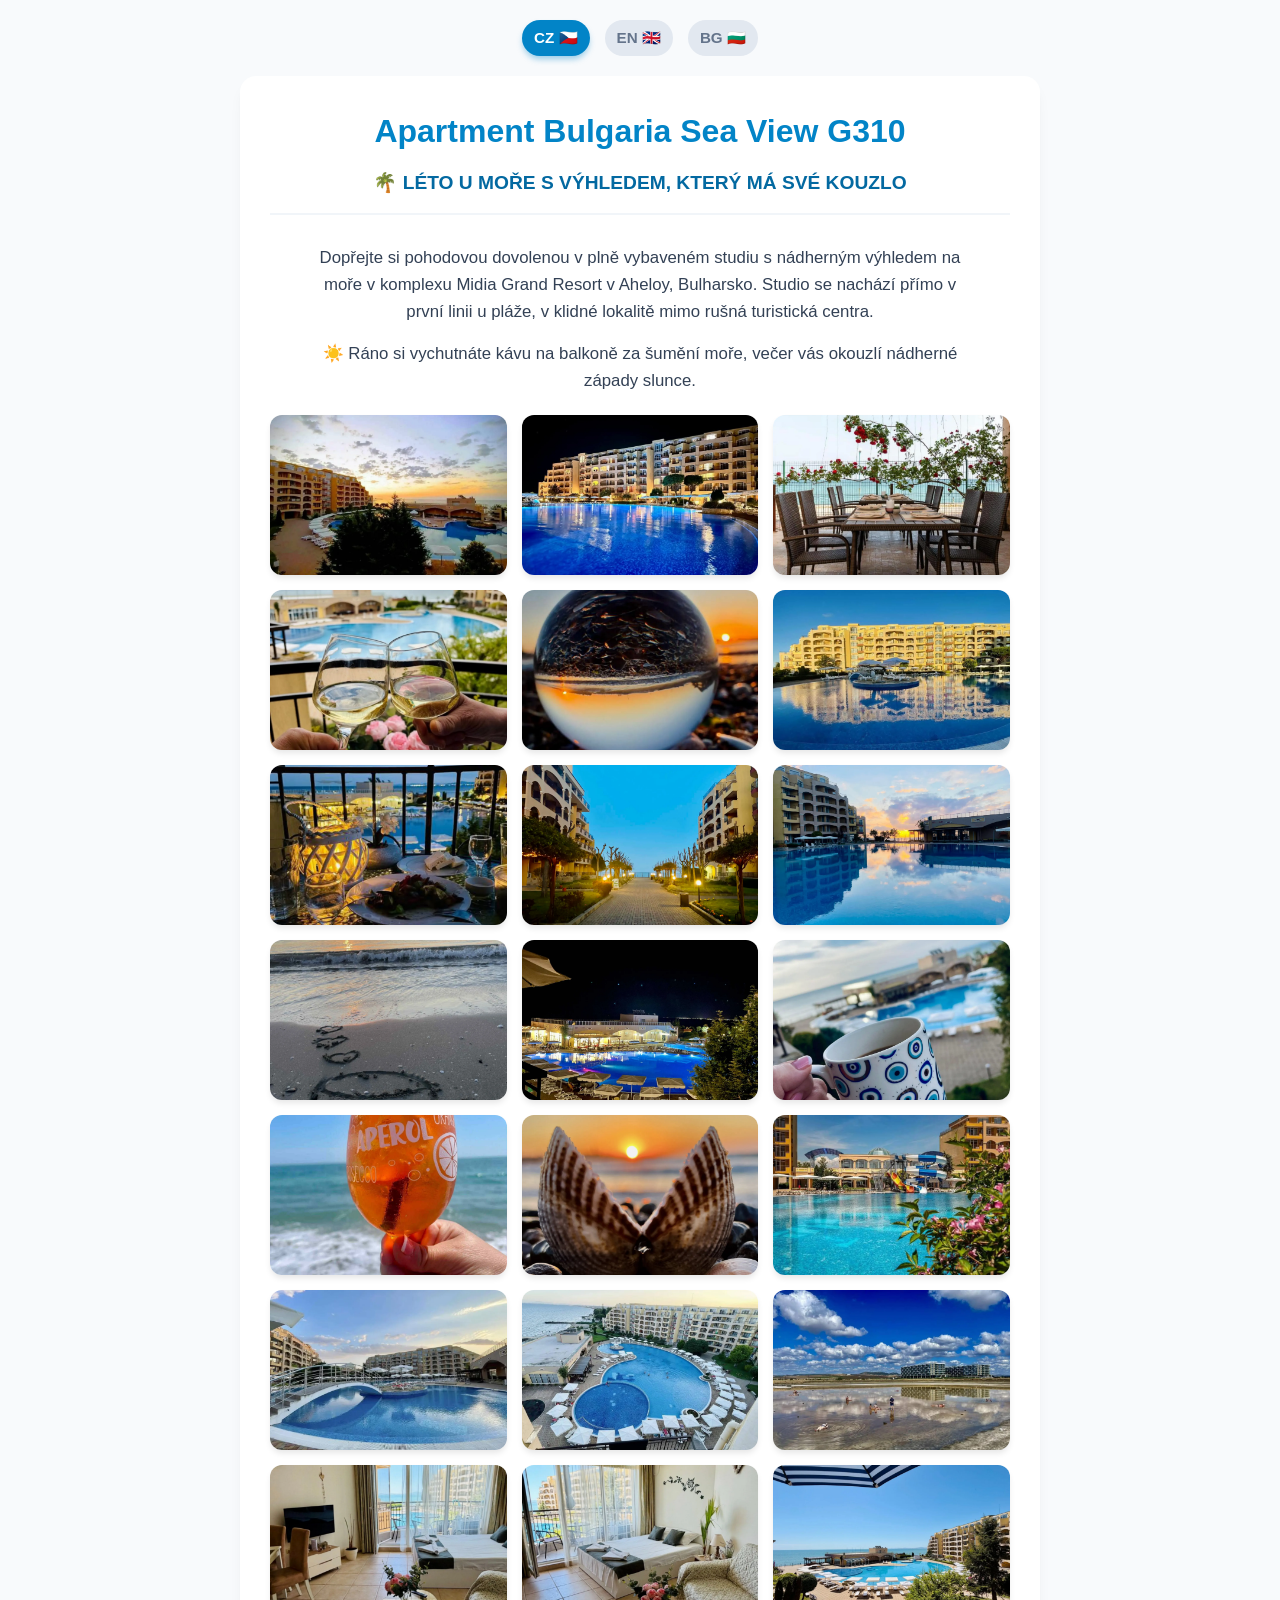
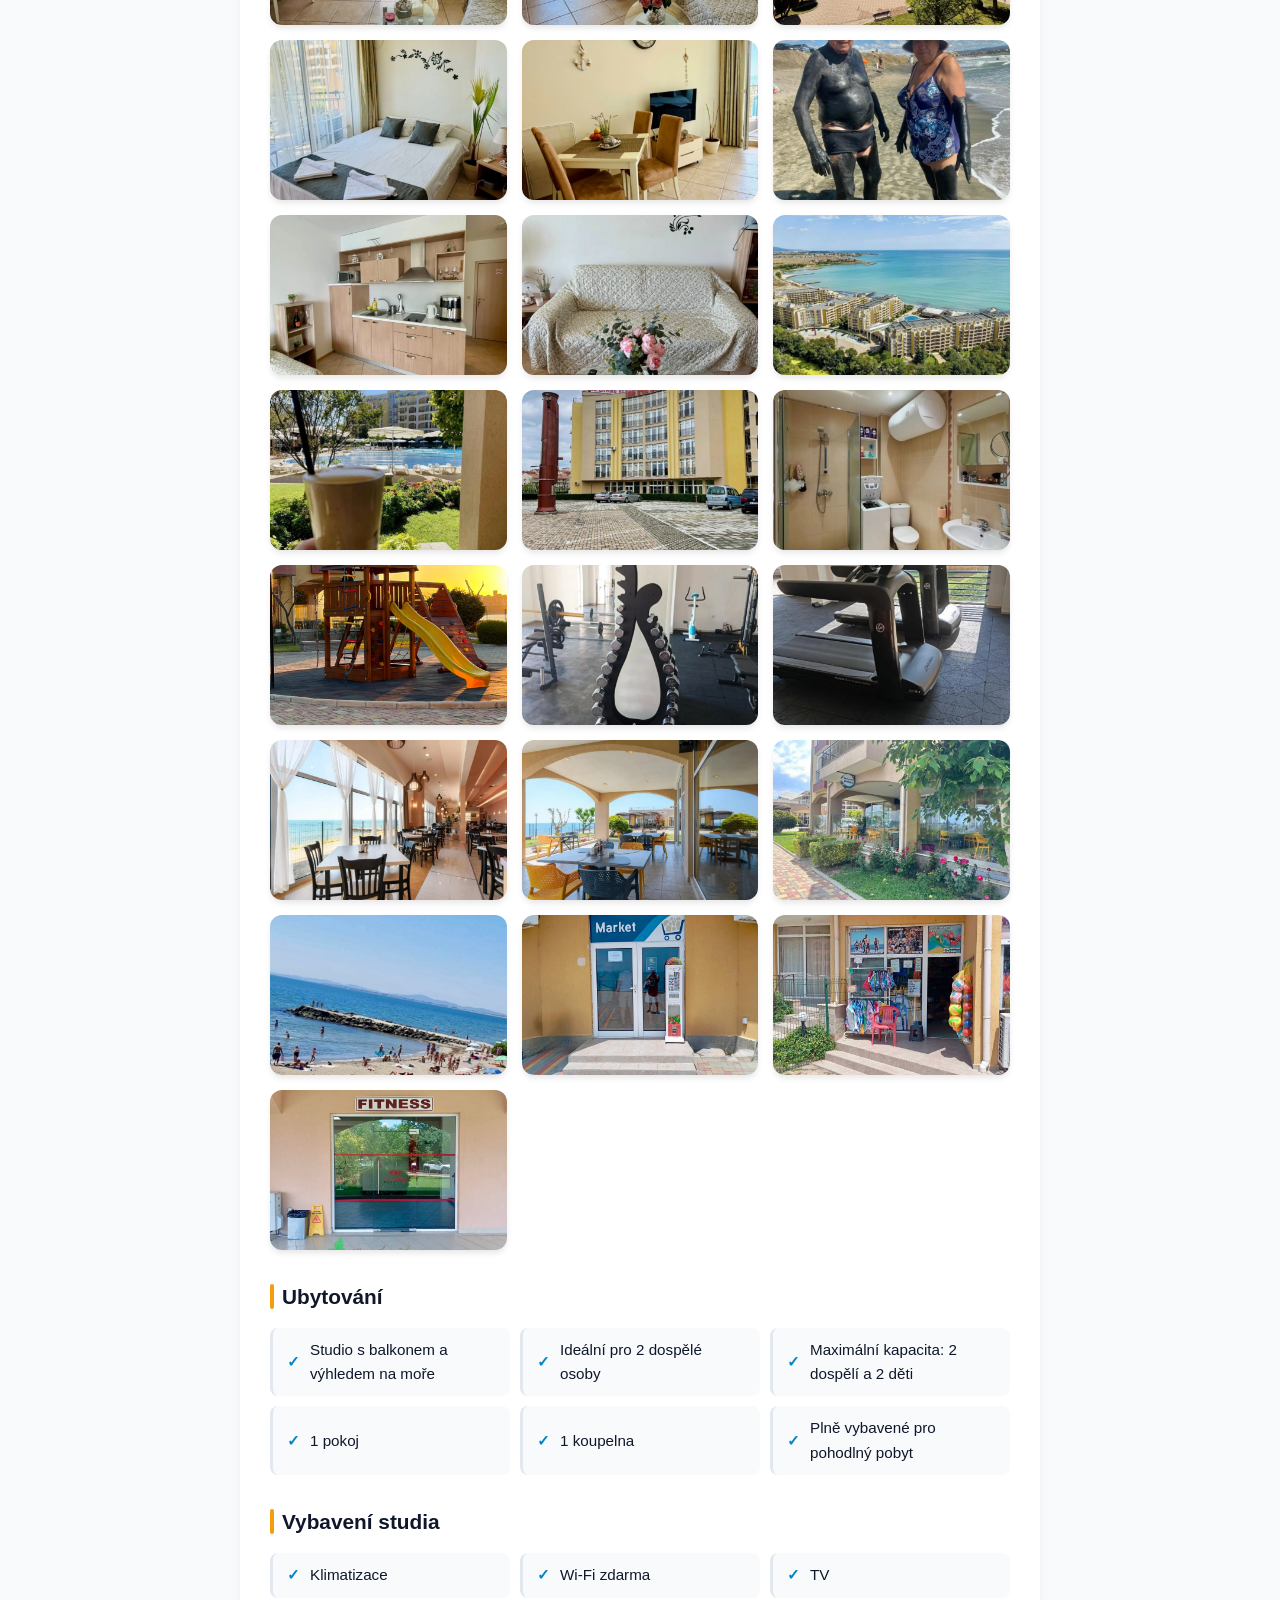
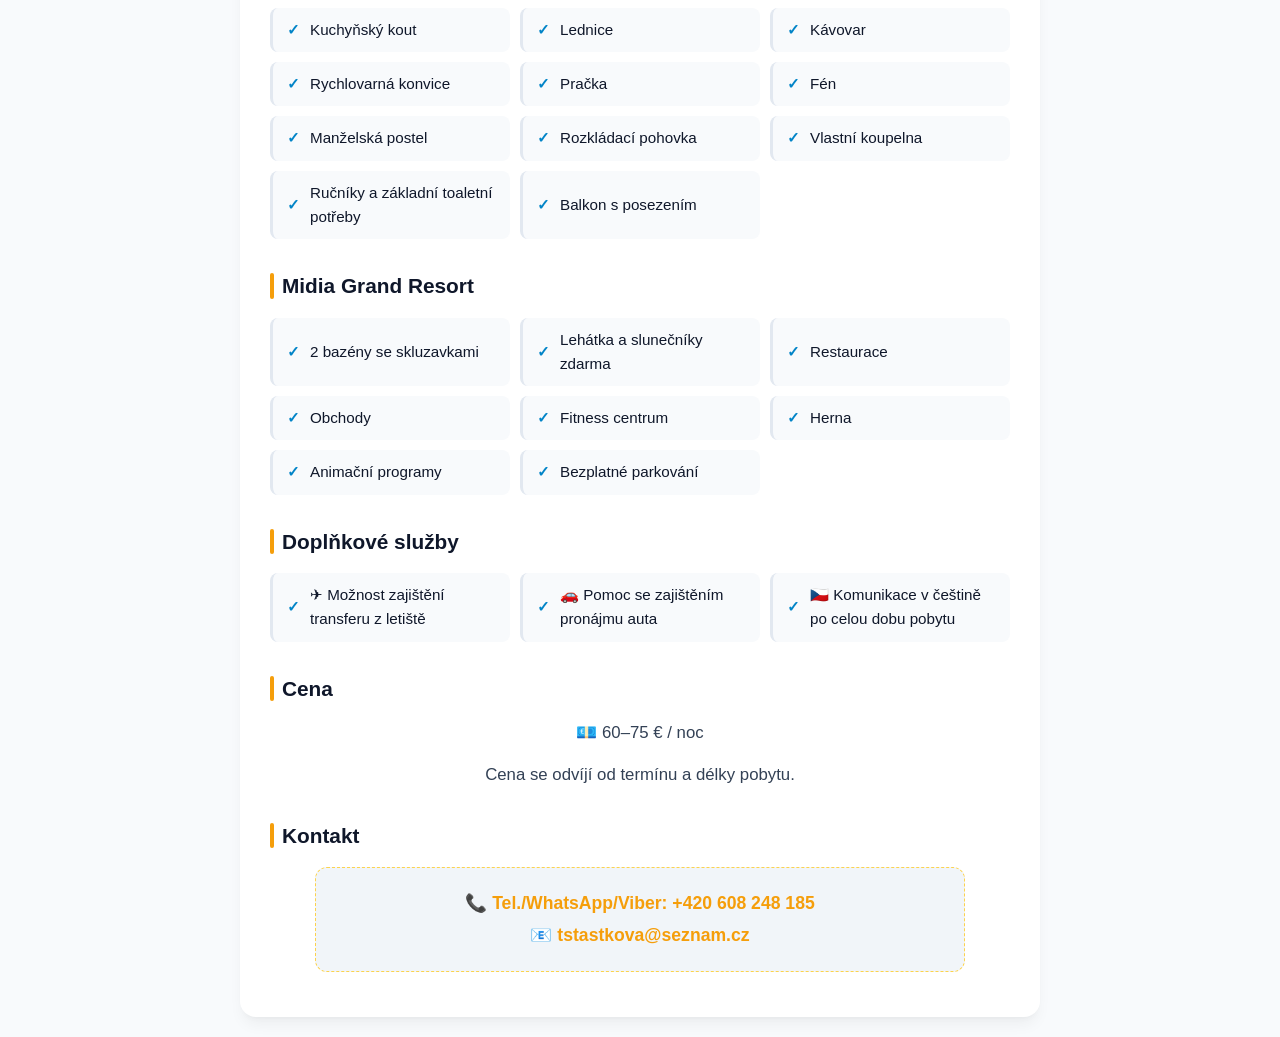
<file: index.html>
<!DOCTYPE html>
<html lang="cs">
<head>
    <meta charset="UTF-8" />
    <meta name="viewport" content="width=device-width, initial-scale=1.0"/>
    <title>Apartment Bulgaria Sea View G310</title>
    <link rel="stylesheet" href="css/style.css">
    <link rel="icon" type="image/png" href="favicon.png">
</head>

<body>

    <div class="lang">
    <a href="index.html" class="active">CZ 🇨🇿</a>
    <a href="en.html">EN 🇬🇧</a>
    <a href="bg.html">BG 🇧🇬</a>
    </div>

    <div class="container">

    <h1>Apartment Bulgaria Sea View G310</h1>

    <h2>🌴 LÉTO U MOŘE S VÝHLEDEM, KTERÝ MÁ SVÉ KOUZLO</h2>

    <p>
        Dopřejte si pohodovou dovolenou v plně vybaveném studiu s nádherným výhledem na moře v komplexu Midia Grand Resort v Aheloy, Bulharsko. Studio se nachází přímo v první linii u pláže, v klidné lokalitě mimo rušná turistická centra.
    </p>

    <p>☀️ Ráno si vychutnáte kávu na balkoně za šumění moře, večer vás okouzlí nádherné západy slunce.</p>
    <div class="gallery-slider">
        <a href="img/foto35.webp" target="_blank"><img src="img/foto35.webp" alt="Foto 35" loading="lazy"></a>
        <a href="img/foto33.webp" target="_blank"><img src="img/foto33.webp" alt="Foto 33" loading="lazy"></a>
        <a href="img/foto34.webp" target="_blank"><img src="img/foto34.webp" alt="Foto 34" loading="lazy"></a>
        <a href="img/foto20.webp" target="_blank"><img src="img/foto20.webp" alt="Foto 20" loading="lazy"></a>
        <a href="img/foto13.webp" target="_blank"><img src="img/foto13.webp" alt="Foto 13" loading="lazy"></a>
        <a href="img/foto16.webp" target="_blank"><img src="img/foto16.webp" alt="Foto 16" loading="lazy"></a>
        <a href="img/foto12.webp" target="_blank"><img src="img/foto12.webp" alt="Foto 12" loading="lazy"></a>
        <a href="img/foto1.webp" target="_blank"><img src="img/foto1.webp" alt="Foto 1" loading="lazy"></a>
        <a href="img/foto2.webp" target="_blank"><img src="img/foto2.webp" alt="Foto 2" loading="lazy"></a>
        <a href="img/foto3.webp" target="_blank"><img src="img/foto3.webp" alt="Foto 3" loading="lazy"></a>
        <a href="img/foto4.webp" target="_blank"><img src="img/foto4.webp" alt="Foto 4" loading="lazy"></a>
        <a href="img/foto5.webp" target="_blank"><img src="img/foto5.webp" alt="Foto 5" loading="lazy"></a>
        <a href="img/foto6.webp" target="_blank"><img src="img/foto6.webp" alt="Foto 6" loading="lazy"></a>
        <a href="img/foto7.webp" target="_blank"><img src="img/foto7.webp" alt="Foto 7" loading="lazy"></a>
        <a href="img/foto8.webp" target="_blank"><img src="img/foto8.webp" alt="Foto 8" loading="lazy"></a>
        <a href="img/foto9.webp" target="_blank"><img src="img/foto9.webp" alt="Foto 9" loading="lazy"></a>
        <a href="img/foto10.webp" target="_blank"><img src="img/foto10.webp" alt="Foto 10" loading="lazy"></a>
        <a href="img/foto11.webp" target="_blank"><img src="img/foto11.webp" alt="Foto 11" loading="lazy"></a>
        <a href="img/foto14.webp" target="_blank"><img src="img/foto14.webp" alt="Foto 14" loading="lazy"></a>
        <a href="img/foto15.webp" target="_blank"><img src="img/foto15.webp" alt="Foto 15" loading="lazy"></a>
        <a href="img/foto17.webp" target="_blank"><img src="img/foto17.webp" alt="Foto 17" loading="lazy"></a>
        <a href="img/foto18.webp" target="_blank"><img src="img/foto18.webp" alt="Foto 18" loading="lazy"></a>
        <a href="img/foto19.webp" target="_blank"><img src="img/foto19.webp" alt="Foto 19" loading="lazy"></a>
        <a href="img/foto21.webp" target="_blank"><img src="img/foto21.webp" alt="Foto 21" loading="lazy"></a>
        <a href="img/foto22.webp" target="_blank"><img src="img/foto22.webp" alt="Foto 22" loading="lazy"></a>
        <a href="img/foto23.webp" target="_blank"><img src="img/foto23.webp" alt="Foto 23" loading="lazy"></a>
        <a href="img/foto24.webp" target="_blank"><img src="img/foto24.webp" alt="Foto 24" loading="lazy"></a>
        <a href="img/foto25.webp" target="_blank"><img src="img/foto25.webp" alt="Foto 25" loading="lazy"></a>
        <a href="img/foto26.webp" target="_blank"><img src="img/foto26.webp" alt="Foto 26" loading="lazy"></a>
        <a href="img/foto27.webp" target="_blank"><img src="img/foto27.webp" alt="Foto 27" loading="lazy"></a>
        <a href="img/foto28.webp" target="_blank"><img src="img/foto28.webp" alt="Foto 28" loading="lazy"></a>
        <a href="img/foto29.webp" target="_blank"><img src="img/foto29.webp" alt="Foto 29" loading="lazy"></a>
        <a href="img/foto30.webp" target="_blank"><img src="img/foto30.webp" alt="Foto 30" loading="lazy"></a>
        <a href="img/foto31.webp" target="_blank"><img src="img/foto31.webp" alt="Foto 31" loading="lazy"></a>
        <a href="img/foto32.webp" target="_blank"><img src="img/foto32.webp" alt="Foto 32" loading="lazy"></a>
        <a href="img/foto36.webp" target="_blank"><img src="img/foto36.webp" alt="Foto 36" loading="lazy"></a>
        <a href="img/foto39.webp" target="_blank"><img src="img/foto39.webp" alt="Foto 39" loading="lazy"></a>
        <a href="img/foto37.webp" target="_blank"><img src="img/foto37.webp" alt="Foto 37" loading="lazy"></a>
        <a href="img/foto38.webp" target="_blank"><img src="img/foto38.webp" alt="Foto 38" loading="lazy"></a>
        <a href="img/foto40.webp" target="_blank"><img src="img/foto40.webp" alt="Foto 40" loading="lazy"></a>
    </div>
    <h3>Ubytování</h3>
    <ul>
        <li>Studio s balkonem a výhledem na moře</li>
        <li>Ideální pro 2 dospělé osoby</li>
        <li>Maximální kapacita: 2 dospělí a 2 děti</li>
        <li>1 pokoj</li>
        <li>1 koupelna</li>
        <li>Plně vybavené pro pohodlný pobyt</li>
    </ul>

    <h3>Vybavení studia</h3>
    <ul>
        <li>Klimatizace</li>
        <li>Wi-Fi zdarma</li>
        <li>TV</li>
        <li>Kuchyňský kout</li>
        <li>Lednice</li>
        <li>Kávovar</li>
        <li>Rychlovarná konvice</li>
        <li>Pračka</li>
        <li>Fén</li>
        <li>Manželská postel</li>
        <li>Rozkládací pohovka</li>
        <li>Vlastní koupelna</li>
        <li>Ručníky a základní toaletní potřeby</li>
        <li>Balkon s posezením</li>
    </ul>

    <h3>Midia Grand Resort</h3>
    <ul>
        <li>2 bazény se skluzavkami</li>
        <li>Lehátka a slunečníky zdarma</li>
        <li>Restaurace</li>
        <li>Obchody</li>
        <li>Fitness centrum</li>
        <li>Herna</li>
        <li>Animační programy</li>
        <li>Bezplatné parkování</li>
    </ul>
    <h3>Doplňkové služby</h3>
    <ul>
        <li>✈ Možnost zajištění transferu z letiště</li>
        <li>🚗 Pomoc se zajištěním pronájmu auta</li>
        <li>🇨🇿 Komunikace v češtině po celou dobu pobytu</li>
    </ul>

    <h3>Cena</h3>
    <p>💶 60–75 € / noc</p>
    <p>Cena se odvíjí od termínu a délky pobytu.</p>
    <h3>Kontakt</h3>
    <p>
        📞 Tel./WhatsApp/Viber: +420 608 248 185<br>
        📧 tstastkova@seznam.cz
    </p>

    </div>

</body>
</html>
</file>
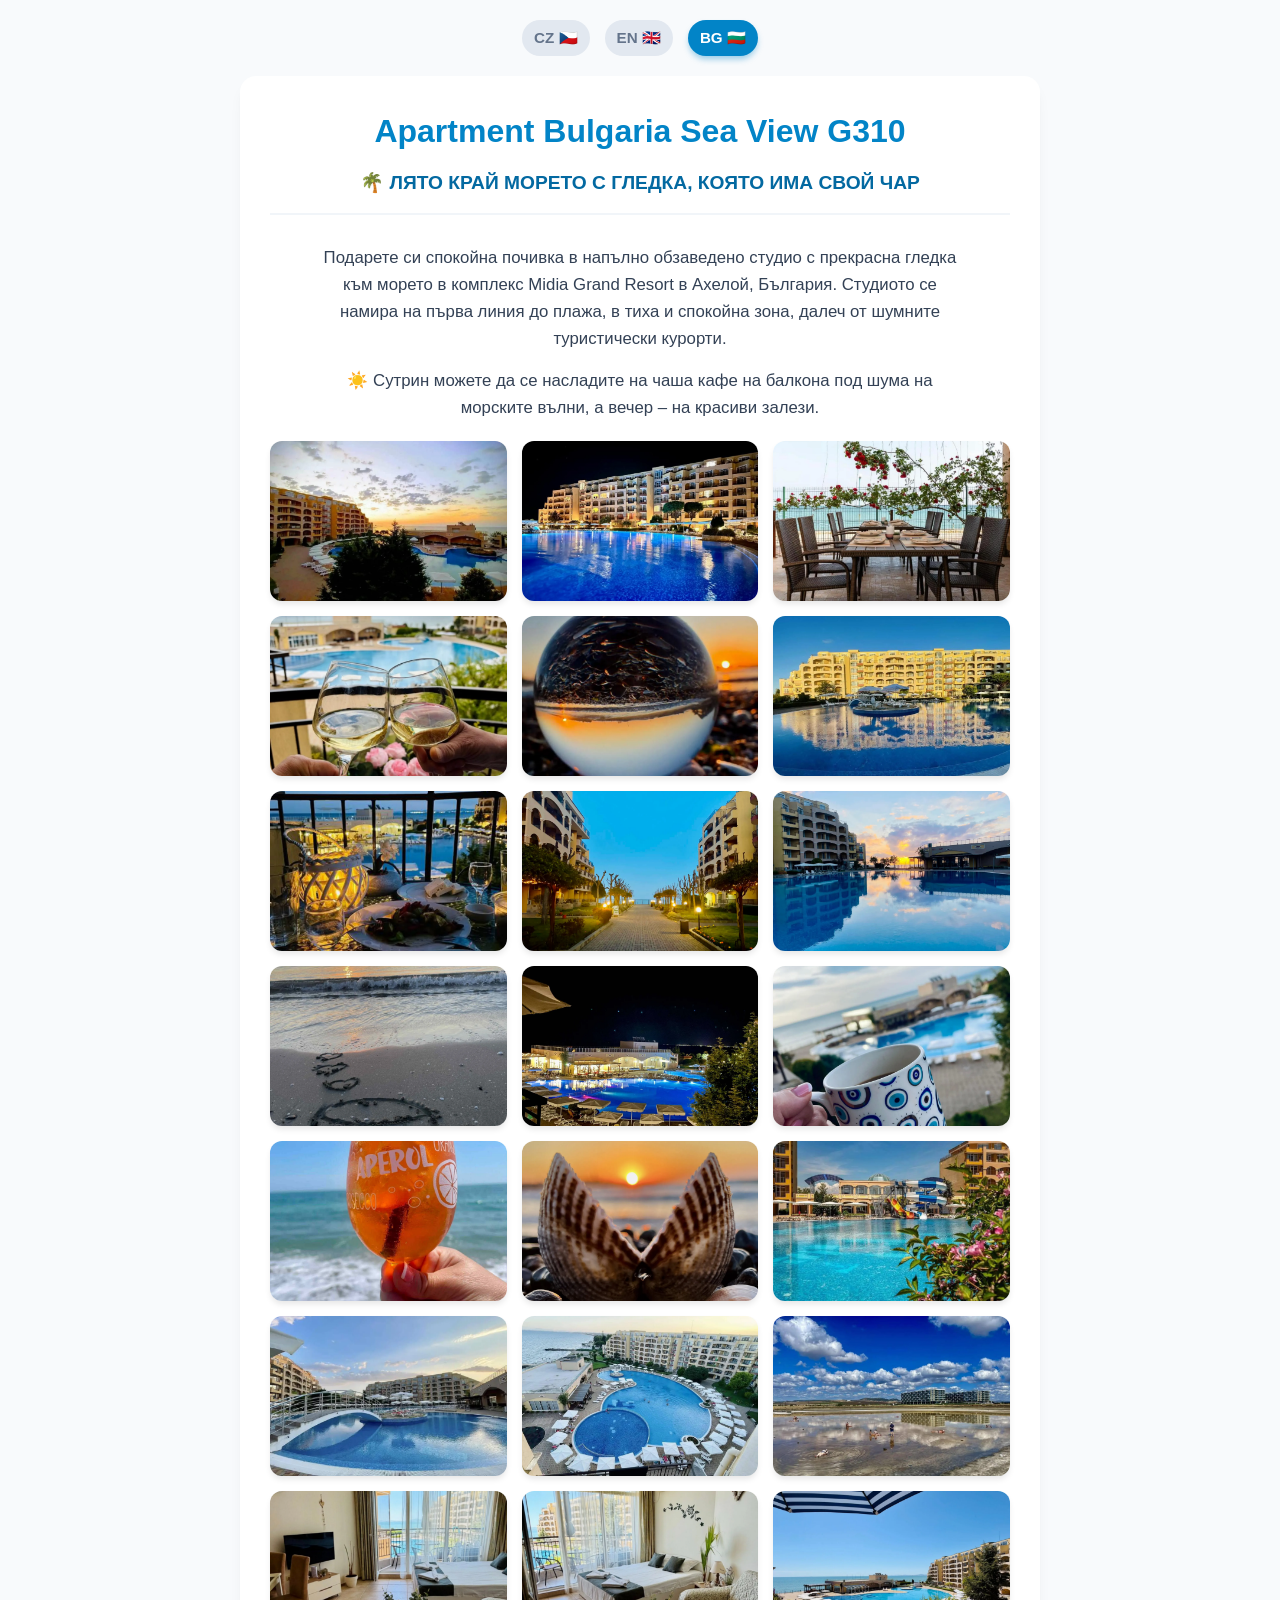
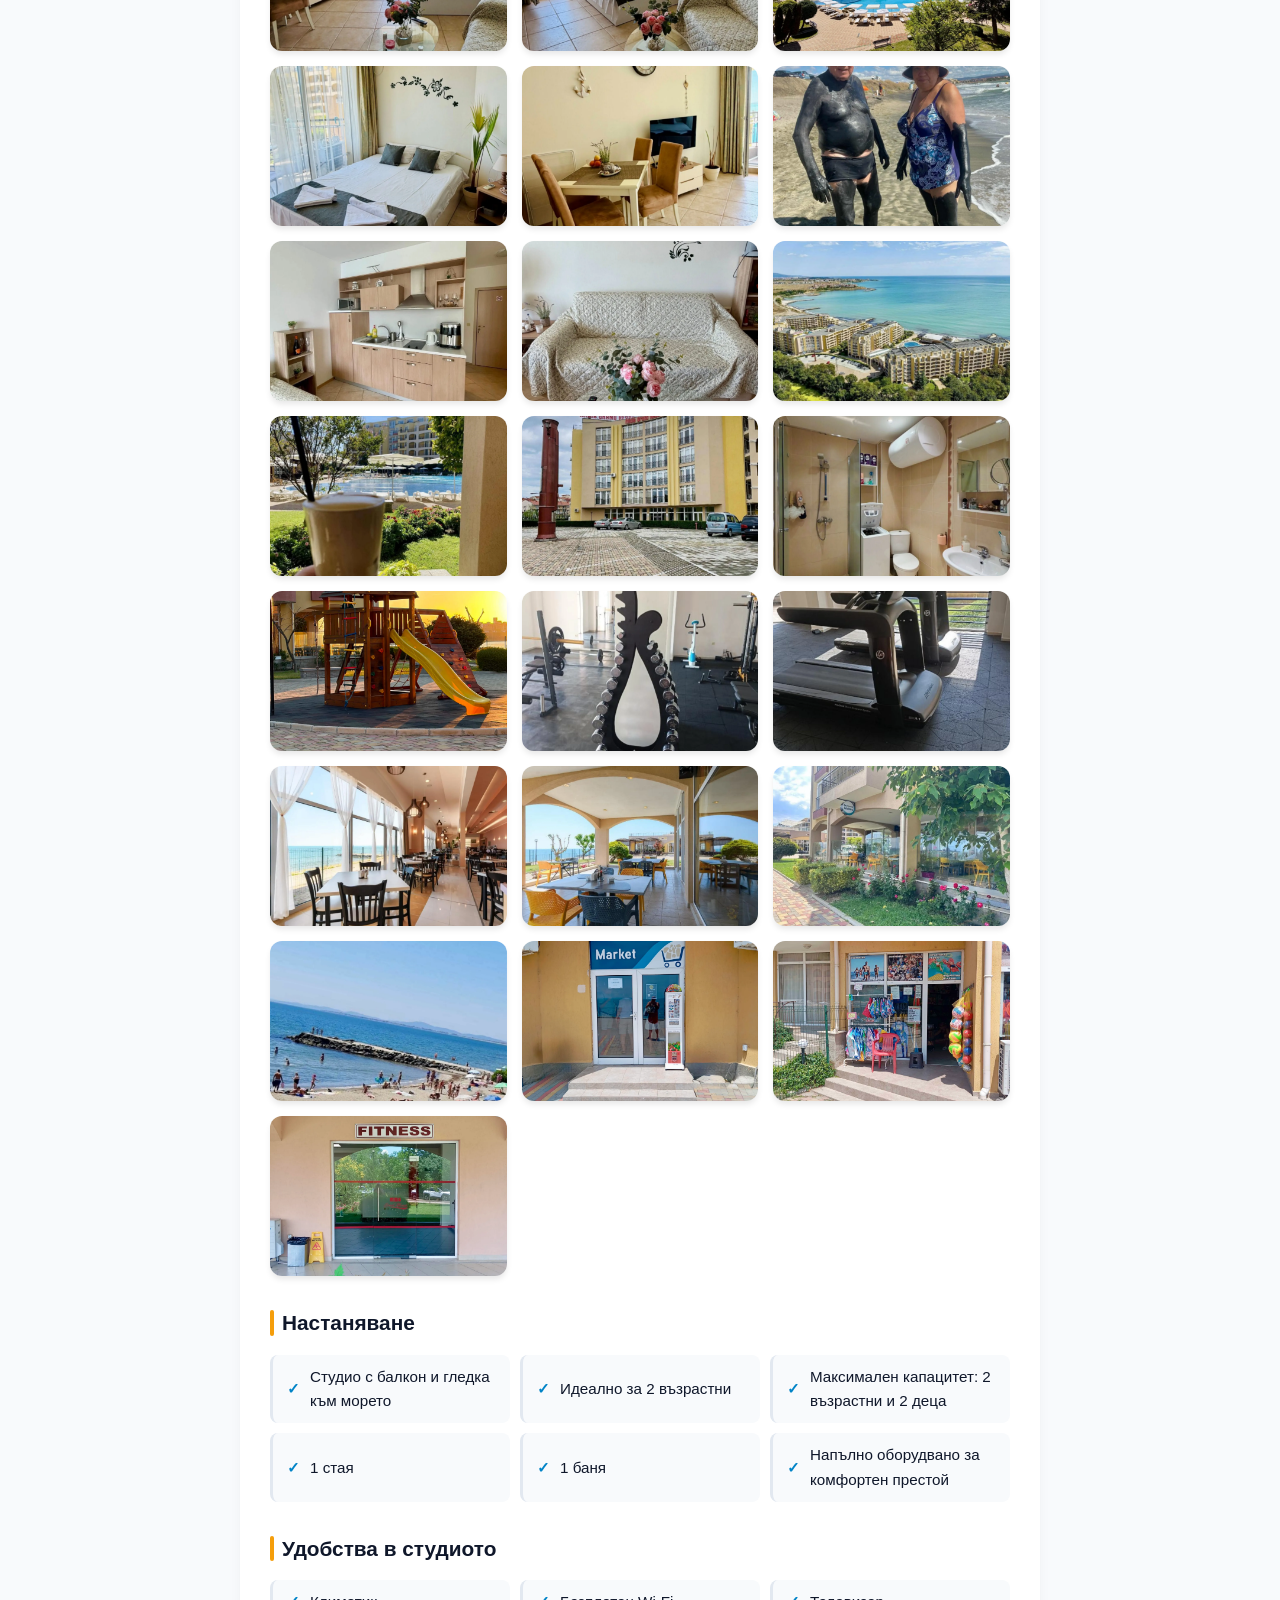
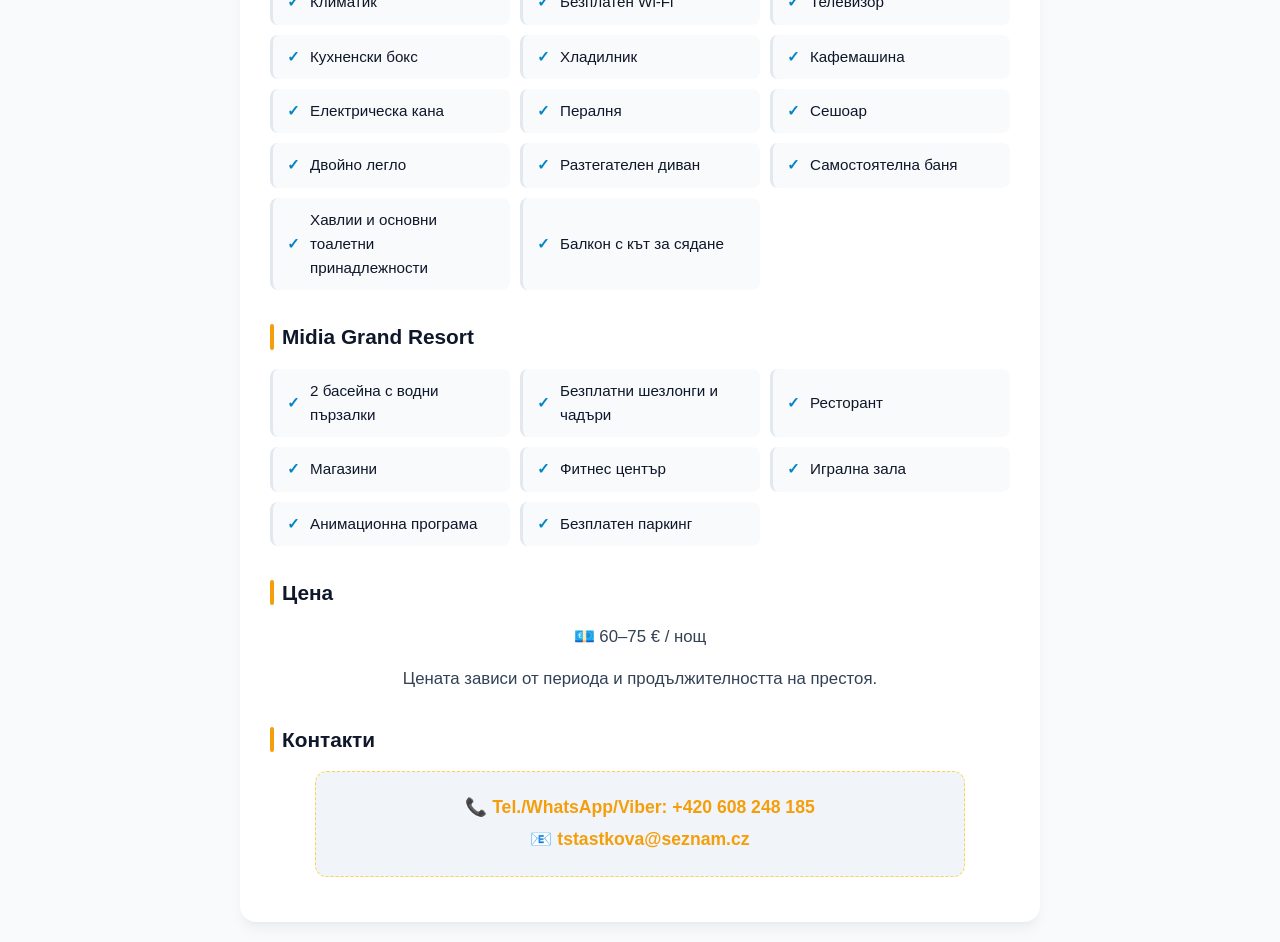
<file: bg.html>
<!DOCTYPE html>
<html lang="bg">
<head>
    <meta charset="UTF-8" />
    <meta name="viewport" content="width=device-width, initial-scale=1.0"/>
    <title>Apartment Bulgaria Sea View G310</title>
    <link rel="stylesheet" href="css/style.css">
    <link rel="icon" type="image/png" href="favicon.png">
</head>

<body>

    <div class="lang">
    <a href="index.html">CZ 🇨🇿</a>
    <a href="en.html">EN 🇬🇧</a>
    <a href="bg.html"class="active">BG 🇧🇬</a>
    </div>

    <div class="container">

    <h1>Apartment Bulgaria Sea View G310</h1>

    <h2>🌴 ЛЯТО КРАЙ МОРЕТО С ГЛЕДКА, КОЯТО ИМА СВОЙ ЧАР</h2>

    <p>
        Подарете си спокойна почивка в напълно обзаведено студио с прекрасна гледка към морето в комплекс Midia Grand Resort в Ахелой, България. Студиото се намира на първа линия до плажа, в тиха и спокойна зона, далеч от шумните туристически курорти.
    </p>

    <p>☀️ Сутрин можете да се насладите на чаша кафе на балкона под шума на морските вълни, а вечер – на красиви залези.</p>
    <div class="gallery-slider">
        <a href="img/foto35.webp" target="_blank"><img src="img/foto35.webp" alt="Foto 35" loading="lazy"></a>
        <a href="img/foto33.webp" target="_blank"><img src="img/foto33.webp" alt="Foto 33" loading="lazy"></a>
        <a href="img/foto34.webp" target="_blank"><img src="img/foto34.webp" alt="Foto 34" loading="lazy"></a>
        <a href="img/foto20.webp" target="_blank"><img src="img/foto20.webp" alt="Foto 20" loading="lazy"></a>
        <a href="img/foto13.webp" target="_blank"><img src="img/foto13.webp" alt="Foto 13" loading="lazy"></a>
        <a href="img/foto16.webp" target="_blank"><img src="img/foto16.webp" alt="Foto 16" loading="lazy"></a>
        <a href="img/foto12.webp" target="_blank"><img src="img/foto12.webp" alt="Foto 12" loading="lazy"></a>
        <a href="img/foto1.webp" target="_blank"><img src="img/foto1.webp" alt="Foto 1" loading="lazy"></a>
        <a href="img/foto2.webp" target="_blank"><img src="img/foto2.webp" alt="Foto 2" loading="lazy"></a>
        <a href="img/foto3.webp" target="_blank"><img src="img/foto3.webp" alt="Foto 3" loading="lazy"></a>
        <a href="img/foto4.webp" target="_blank"><img src="img/foto4.webp" alt="Foto 4" loading="lazy"></a>
        <a href="img/foto5.webp" target="_blank"><img src="img/foto5.webp" alt="Foto 5" loading="lazy"></a>
        <a href="img/foto6.webp" target="_blank"><img src="img/foto6.webp" alt="Foto 6" loading="lazy"></a>
        <a href="img/foto7.webp" target="_blank"><img src="img/foto7.webp" alt="Foto 7" loading="lazy"></a>
        <a href="img/foto8.webp" target="_blank"><img src="img/foto8.webp" alt="Foto 8" loading="lazy"></a>
        <a href="img/foto9.webp" target="_blank"><img src="img/foto9.webp" alt="Foto 9" loading="lazy"></a>
        <a href="img/foto10.webp" target="_blank"><img src="img/foto10.webp" alt="Foto 10" loading="lazy"></a>
        <a href="img/foto11.webp" target="_blank"><img src="img/foto11.webp" alt="Foto 11" loading="lazy"></a>
        <a href="img/foto14.webp" target="_blank"><img src="img/foto14.webp" alt="Foto 14" loading="lazy"></a>
        <a href="img/foto15.webp" target="_blank"><img src="img/foto15.webp" alt="Foto 15" loading="lazy"></a>
        <a href="img/foto17.webp" target="_blank"><img src="img/foto17.webp" alt="Foto 17" loading="lazy"></a>
        <a href="img/foto18.webp" target="_blank"><img src="img/foto18.webp" alt="Foto 18" loading="lazy"></a>
        <a href="img/foto19.webp" target="_blank"><img src="img/foto19.webp" alt="Foto 19" loading="lazy"></a>
        <a href="img/foto21.webp" target="_blank"><img src="img/foto21.webp" alt="Foto 21" loading="lazy"></a>
        <a href="img/foto22.webp" target="_blank"><img src="img/foto22.webp" alt="Foto 22" loading="lazy"></a>
        <a href="img/foto23.webp" target="_blank"><img src="img/foto23.webp" alt="Foto 23" loading="lazy"></a>
        <a href="img/foto24.webp" target="_blank"><img src="img/foto24.webp" alt="Foto 24" loading="lazy"></a>
        <a href="img/foto25.webp" target="_blank"><img src="img/foto25.webp" alt="Foto 25" loading="lazy"></a>
        <a href="img/foto26.webp" target="_blank"><img src="img/foto26.webp" alt="Foto 26" loading="lazy"></a>
        <a href="img/foto27.webp" target="_blank"><img src="img/foto27.webp" alt="Foto 27" loading="lazy"></a>
        <a href="img/foto28.webp" target="_blank"><img src="img/foto28.webp" alt="Foto 28" loading="lazy"></a>
        <a href="img/foto29.webp" target="_blank"><img src="img/foto29.webp" alt="Foto 29" loading="lazy"></a>
        <a href="img/foto30.webp" target="_blank"><img src="img/foto30.webp" alt="Foto 30" loading="lazy"></a>
        <a href="img/foto31.webp" target="_blank"><img src="img/foto31.webp" alt="Foto 31" loading="lazy"></a>
        <a href="img/foto32.webp" target="_blank"><img src="img/foto32.webp" alt="Foto 32" loading="lazy"></a>
        <a href="img/foto36.webp" target="_blank"><img src="img/foto36.webp" alt="Foto 36" loading="lazy"></a>
        <a href="img/foto39.webp" target="_blank"><img src="img/foto39.webp" alt="Foto 39" loading="lazy"></a>
        <a href="img/foto37.webp" target="_blank"><img src="img/foto37.webp" alt="Foto 37" loading="lazy"></a>
        <a href="img/foto38.webp" target="_blank"><img src="img/foto38.webp" alt="Foto 38" loading="lazy"></a>
        <a href="img/foto40.webp" target="_blank"><img src="img/foto40.webp" alt="Foto 40" loading="lazy"></a>
    </div>
    <h3>Настаняване</h3>
    <ul>
        <li>Студио с балкон и гледка към морето</li>
        <li>Идеално за 2 възрастни</li>
        <li>Максимален капацитет: 2 възрастни и 2 деца</li>
        <li>1 стая</li>
        <li>1 баня</li>
        <li>Напълно оборудвано за комфортен престой</li>
    </ul>

    <h3>Удобства в студиото</h3>
    <ul>
        <li>Климатик</li>
        <li>Безплатен Wi-Fi</li>
        <li>Телевизор</li>
        <li>Кухненски бокс</li>
        <li>Хладилник</li>
        <li>Кафемашина</li>
        <li>Електрическа кана</li>
        <li>Пералня</li>
        <li>Сешоар</li>
        <li>Двойно легло</li>
        <li>Разтегателен диван</li>
        <li>Самостоятелна баня</li>
        <li>Хавлии и основни тоалетни принадлежности</li>
        <li>Балкон с кът за сядане</li>
    </ul>

    <h3>Midia Grand Resort</h3>
    <ul>
        <li>2 басейна с водни пързалки</li>
        <li>Безплатни шезлонги и чадъри</li>
        <li>Ресторант</li>
        <li>Магазини</li>
        <li>Фитнес център</li>
        <li>Игрална зала</li>
        <li>Анимационна програма</li>
        <li>Безплатен паркинг</li>
    </ul>

    <h3>Цена</h3>
    <p>💶 60–75 € / нощ</p>
    <p>Цената зависи от периода и продължителността на престоя.</p>

    <h3>Контакти</h3>
    <p>
        📞 Tel./WhatsApp/Viber: +420 608 248 185<br>
        📧 tstastkova@seznam.cz
    </p>

    </div>

</body>
</html>
</file>
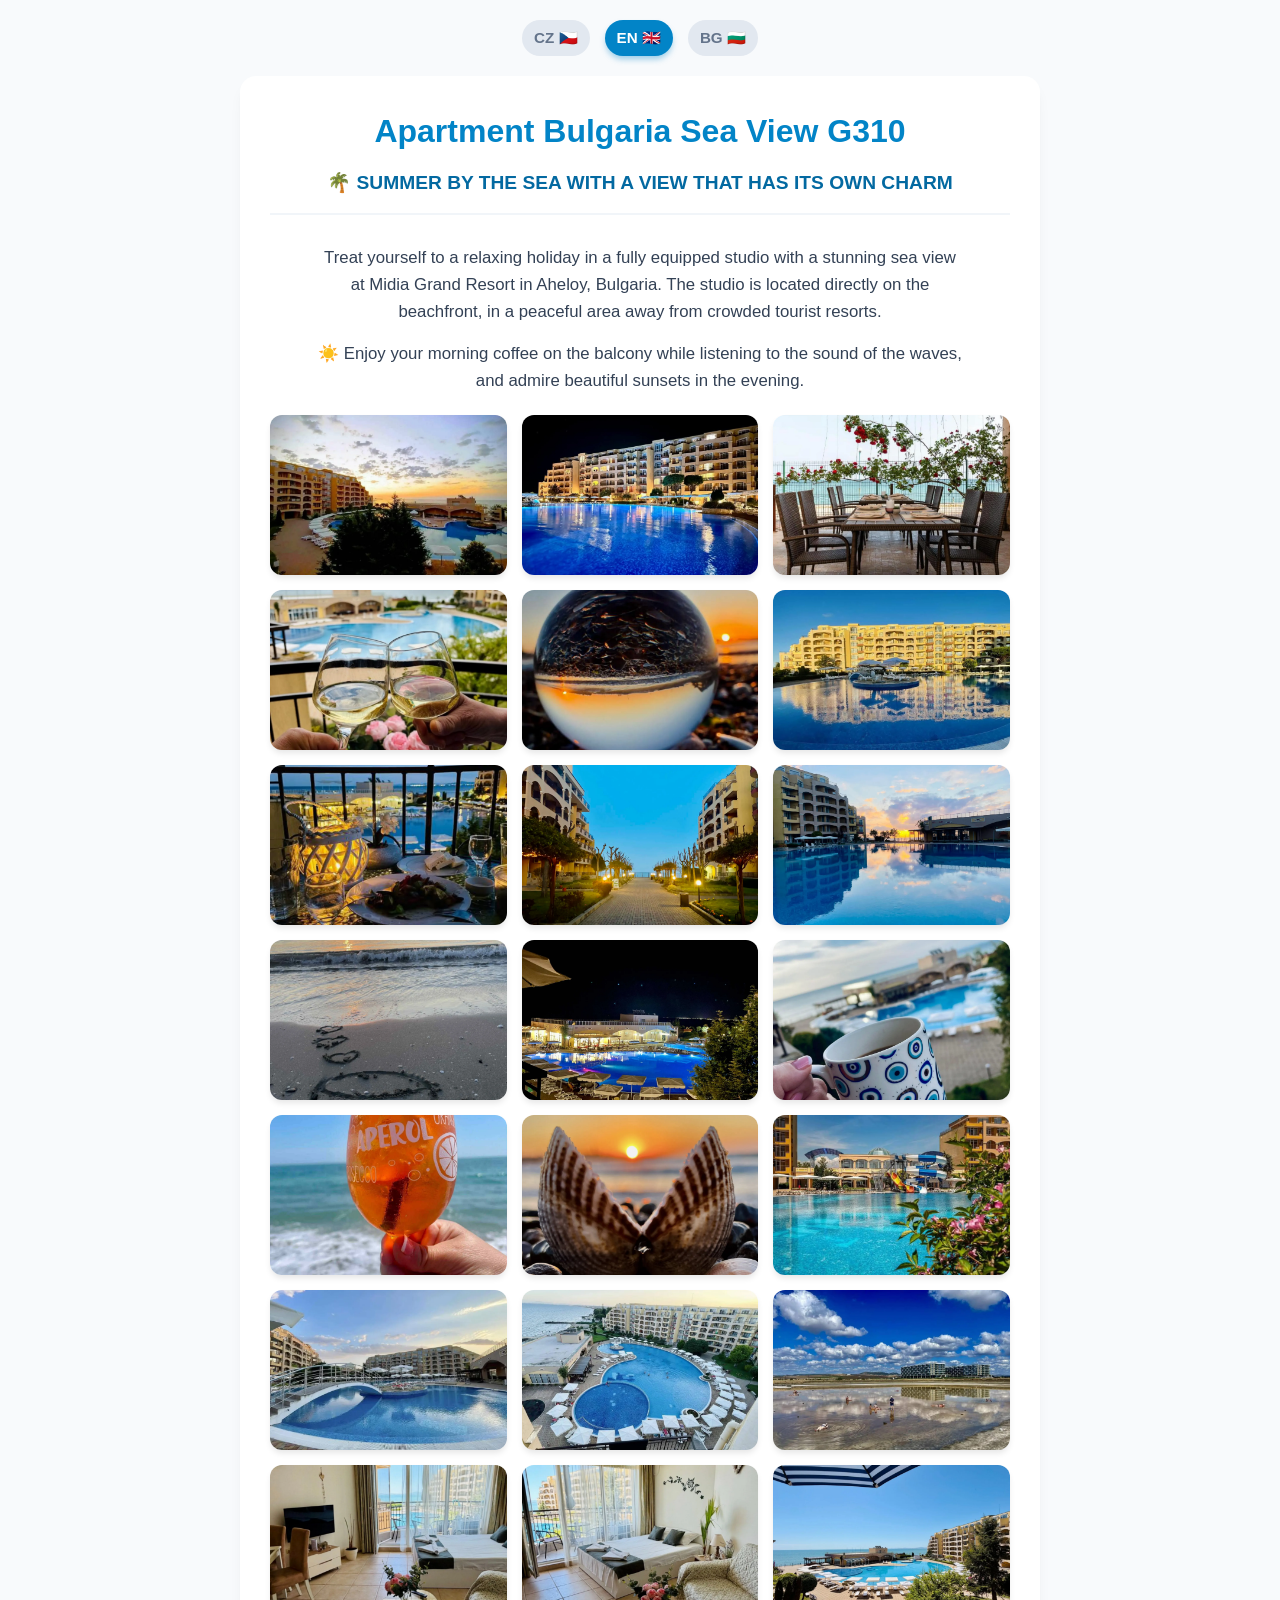
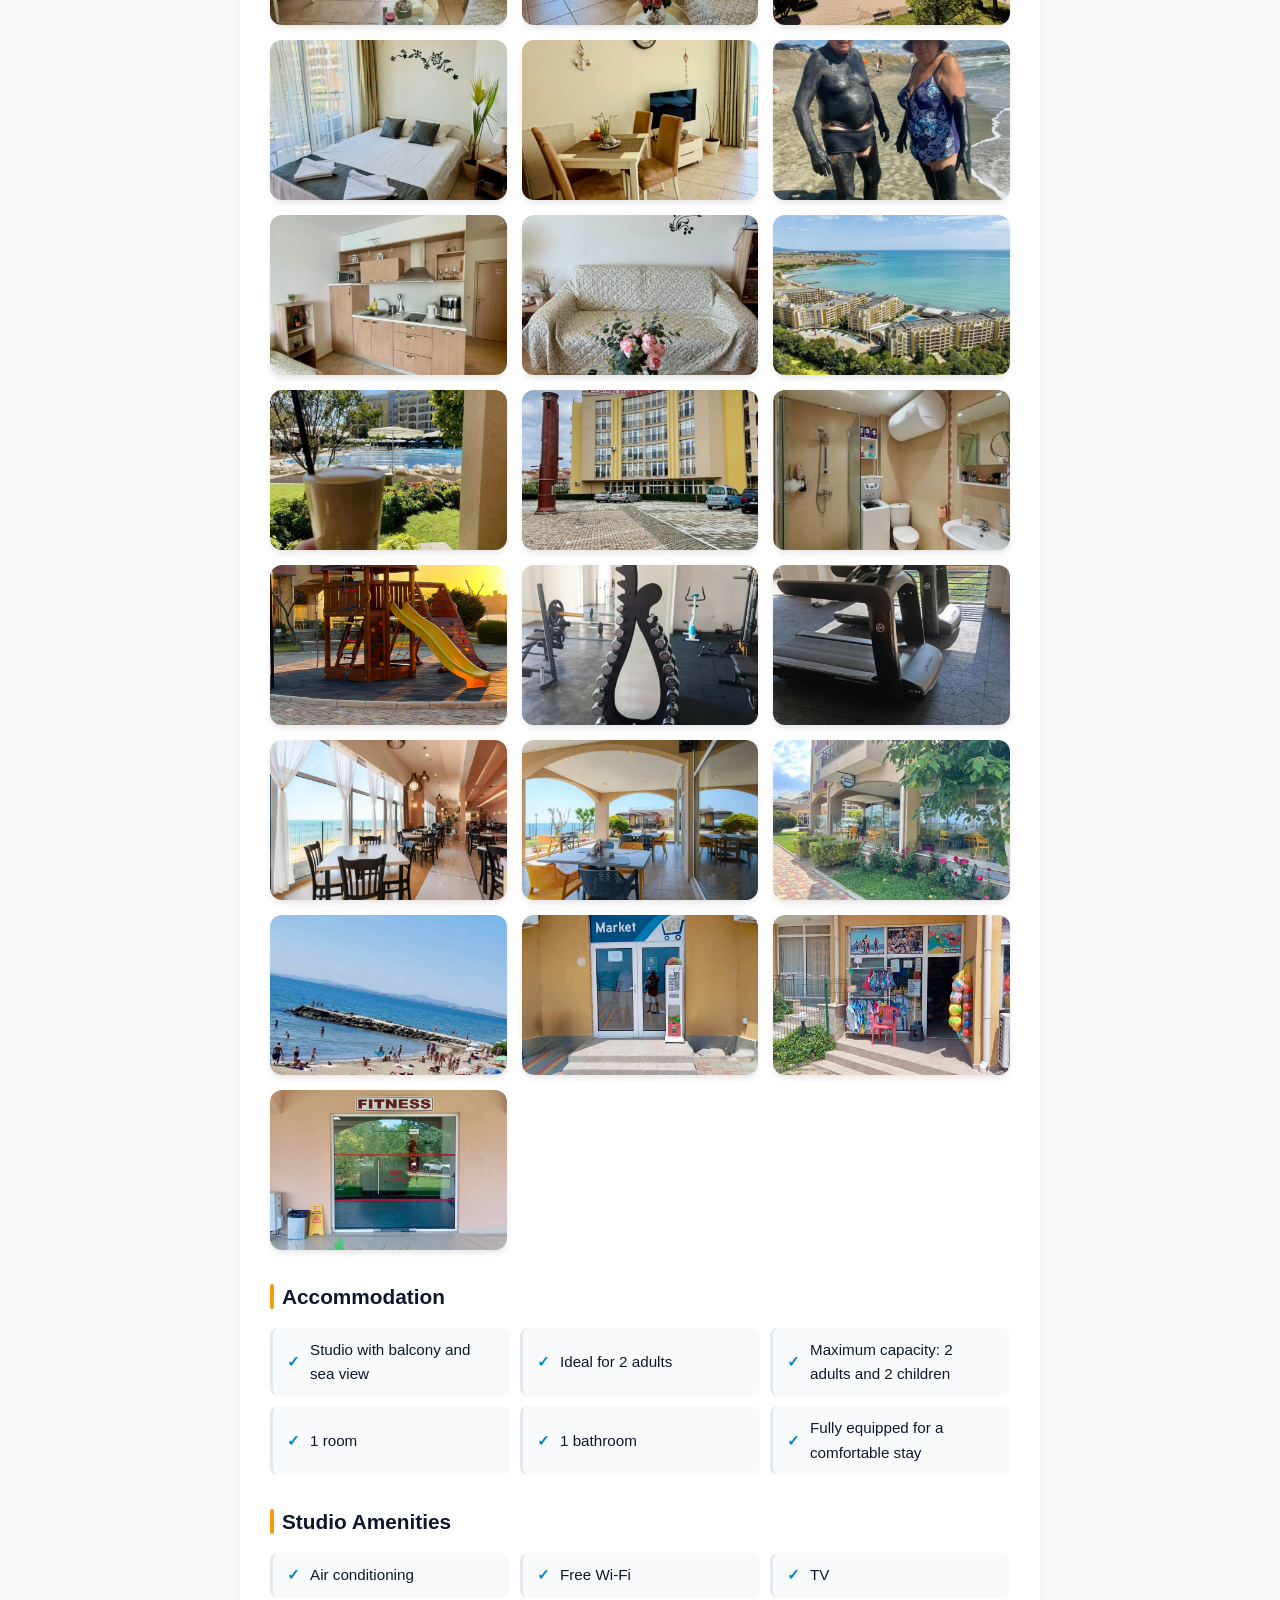
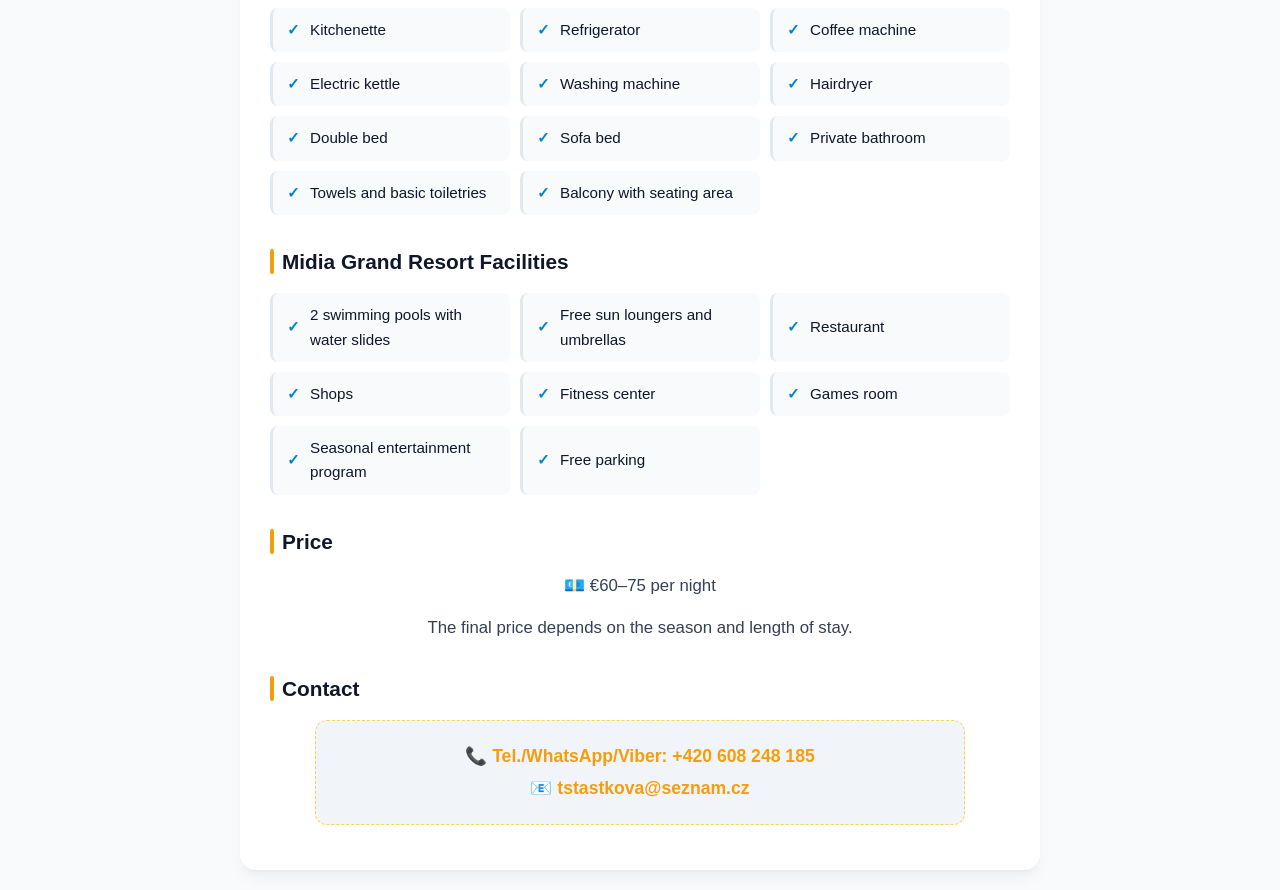
<file: en.html>
<!DOCTYPE html>
<html lang="en">
<head>
    <meta charset="UTF-8" />
    <meta name="viewport" content="width=device-width, initial-scale=1.0"/>
    <title>Apartment Bulgaria Sea View G310</title>
    <link rel="stylesheet" href="css/style.css">
    <link rel="icon" type="image/png" href="favicon.png">
</head>

<body>

    <div class="lang">
    <a href="index.html">CZ 🇨🇿</a>
    <a href="en.html" class="active">EN 🇬🇧</a>
    <a href="bg.html">BG 🇧🇬</a>
    </div>

    <div class="container">

    <h1>Apartment Bulgaria Sea View G310</h1>

    <h2>🌴 SUMMER BY THE SEA WITH A VIEW THAT HAS ITS OWN CHARM</h2>

    <p>
        Treat yourself to a relaxing holiday in a fully equipped studio with a stunning sea view at Midia Grand Resort in Aheloy, Bulgaria. The studio is located directly on the beachfront, in a peaceful area away from crowded tourist resorts.
    </p>

    <p>☀️ Enjoy your morning coffee on the balcony while listening to the sound of the waves, and admire beautiful sunsets in the evening.</p>
    <div class="gallery-slider">
        <a href="img/foto35.webp" target="_blank"><img src="img/foto35.webp" alt="Foto 35" loading="lazy"></a>
        <a href="img/foto33.webp" target="_blank"><img src="img/foto33.webp" alt="Foto 33" loading="lazy"></a>
        <a href="img/foto34.webp" target="_blank"><img src="img/foto34.webp" alt="Foto 34" loading="lazy"></a>
        <a href="img/foto20.webp" target="_blank"><img src="img/foto20.webp" alt="Foto 20" loading="lazy"></a>
        <a href="img/foto13.webp" target="_blank"><img src="img/foto13.webp" alt="Foto 13" loading="lazy"></a>
        <a href="img/foto16.webp" target="_blank"><img src="img/foto16.webp" alt="Foto 16" loading="lazy"></a>
        <a href="img/foto12.webp" target="_blank"><img src="img/foto12.webp" alt="Foto 12" loading="lazy"></a>
        <a href="img/foto1.webp" target="_blank"><img src="img/foto1.webp" alt="Foto 1" loading="lazy"></a>
        <a href="img/foto2.webp" target="_blank"><img src="img/foto2.webp" alt="Foto 2" loading="lazy"></a>
        <a href="img/foto3.webp" target="_blank"><img src="img/foto3.webp" alt="Foto 3" loading="lazy"></a>
        <a href="img/foto4.webp" target="_blank"><img src="img/foto4.webp" alt="Foto 4" loading="lazy"></a>
        <a href="img/foto5.webp" target="_blank"><img src="img/foto5.webp" alt="Foto 5" loading="lazy"></a>
        <a href="img/foto6.webp" target="_blank"><img src="img/foto6.webp" alt="Foto 6" loading="lazy"></a>
        <a href="img/foto7.webp" target="_blank"><img src="img/foto7.webp" alt="Foto 7" loading="lazy"></a>
        <a href="img/foto8.webp" target="_blank"><img src="img/foto8.webp" alt="Foto 8" loading="lazy"></a>
        <a href="img/foto9.webp" target="_blank"><img src="img/foto9.webp" alt="Foto 9" loading="lazy"></a>
        <a href="img/foto10.webp" target="_blank"><img src="img/foto10.webp" alt="Foto 10" loading="lazy"></a>
        <a href="img/foto11.webp" target="_blank"><img src="img/foto11.webp" alt="Foto 11" loading="lazy"></a>
        <a href="img/foto14.webp" target="_blank"><img src="img/foto14.webp" alt="Foto 14" loading="lazy"></a>
        <a href="img/foto15.webp" target="_blank"><img src="img/foto15.webp" alt="Foto 15" loading="lazy"></a>
        <a href="img/foto17.webp" target="_blank"><img src="img/foto17.webp" alt="Foto 17" loading="lazy"></a>
        <a href="img/foto18.webp" target="_blank"><img src="img/foto18.webp" alt="Foto 18" loading="lazy"></a>
        <a href="img/foto19.webp" target="_blank"><img src="img/foto19.webp" alt="Foto 19" loading="lazy"></a>
        <a href="img/foto21.webp" target="_blank"><img src="img/foto21.webp" alt="Foto 21" loading="lazy"></a>
        <a href="img/foto22.webp" target="_blank"><img src="img/foto22.webp" alt="Foto 22" loading="lazy"></a>
        <a href="img/foto23.webp" target="_blank"><img src="img/foto23.webp" alt="Foto 23" loading="lazy"></a>
        <a href="img/foto24.webp" target="_blank"><img src="img/foto24.webp" alt="Foto 24" loading="lazy"></a>
        <a href="img/foto25.webp" target="_blank"><img src="img/foto25.webp" alt="Foto 25" loading="lazy"></a>
        <a href="img/foto26.webp" target="_blank"><img src="img/foto26.webp" alt="Foto 26" loading="lazy"></a>
        <a href="img/foto27.webp" target="_blank"><img src="img/foto27.webp" alt="Foto 27" loading="lazy"></a>
        <a href="img/foto28.webp" target="_blank"><img src="img/foto28.webp" alt="Foto 28" loading="lazy"></a>
        <a href="img/foto29.webp" target="_blank"><img src="img/foto29.webp" alt="Foto 29" loading="lazy"></a>
        <a href="img/foto30.webp" target="_blank"><img src="img/foto30.webp" alt="Foto 30" loading="lazy"></a>
        <a href="img/foto31.webp" target="_blank"><img src="img/foto31.webp" alt="Foto 31" loading="lazy"></a>
        <a href="img/foto32.webp" target="_blank"><img src="img/foto32.webp" alt="Foto 32" loading="lazy"></a>
        <a href="img/foto36.webp" target="_blank"><img src="img/foto36.webp" alt="Foto 36" loading="lazy"></a>
        <a href="img/foto39.webp" target="_blank"><img src="img/foto39.webp" alt="Foto 39" loading="lazy"></a>
        <a href="img/foto37.webp" target="_blank"><img src="img/foto37.webp" alt="Foto 37" loading="lazy"></a>
        <a href="img/foto38.webp" target="_blank"><img src="img/foto38.webp" alt="Foto 38" loading="lazy"></a>
        <a href="img/foto40.webp" target="_blank"><img src="img/foto40.webp" alt="Foto 40" loading="lazy"></a>
    </div>
    <h3>Accommodation</h3>
    <ul>
        <li>Studio with balcony and sea view</li>
        <li>Ideal for 2 adults</li>
        <li>Maximum capacity: 2 adults and 2 children</li>
        <li>1 room</li>
        <li>1 bathroom</li>
        <li>Fully equipped for a comfortable stay</li>
    </ul>

    <h3>Studio Amenities</h3>
    <ul>
        <li>Air conditioning</li>
        <li>Free Wi-Fi</li>
        <li>TV</li>
        <li>Kitchenette</li>
        <li>Refrigerator</li>
        <li>Coffee machine</li>
        <li>Electric kettle</li>
        <li>Washing machine</li>
        <li>Hairdryer</li>
        <li>Double bed</li>
        <li>Sofa bed</li>
        <li>Private bathroom</li>
        <li>Towels and basic toiletries</li>
        <li>Balcony with seating area</li>
    </ul>

    <h3>Midia Grand Resort Facilities</h3>
    <ul>
        <li>2 swimming pools with water slides</li>
        <li>Free sun loungers and umbrellas</li>
        <li>Restaurant</li>
        <li>Shops</li>
        <li>Fitness center</li>
        <li>Games room</li>
        <li>Seasonal entertainment program</li>
        <li>Free parking</li>
    </ul>

    <h3>Price</h3>
    <p>💶 €60–75 per night</p>
    <p>The final price depends on the season and length of stay.</p>
    <h3>Contact</h3>
    <p>
        📞 Tel./WhatsApp/Viber: +420 608 248 185<br>
        📧 tstastkova@seznam.cz
    </p>

    </div>

</body>
</html>
</file>
<file: css/style.css>
:root {
    --primary-color: #0284c7;    
    --secondary-color: #0f172a; 
    --accent-color: #f59e0b;     
    --bg-color: #f8fafc;         
    --card-bg: #ffffff;         
    --text-muted: #64748b;       
}

* {
    box-sizing: border-box;
    margin: 0;
    padding: 0;
}

body {
    font-family: 'Segoe UI', Tahoma, Geneva, Verdana, sans-serif;
    background-color: var(--bg-color);
    color: var(--secondary-color);
    line-height: 1.6;
    padding: 20px 10px;
}

.lang {
    display: flex;
    justify-content: center; 
    gap: 15px;
    max-width: 800px;
    margin: 0 auto 20px auto;
    padding: 0 10px;
}

.lang a {
    text-decoration: none;
    color: var(--text-muted);
    font-weight: 600;
    font-size: 0.95rem;
    padding: 6px 12px;
    border-radius: 20px;
    background-color: #e2e8f0;
    transition: all 0.3s ease;
}

.lang a:hover {
    background-color: #cbd5e1;
    color: var(--secondary-color);
}

.lang a.active {
    background-color: var(--primary-color);
    color: white;
    box-shadow: 0 4px 6px -1px rgba(2, 132, 199, 0.4);
}

.container {
    max-width: 800px;
    margin: 0 auto;
    background-color: var(--card-bg);
    padding: 30px;
    border-radius: 16px;
    box-shadow: 0 10px 15px -3px rgba(0, 0, 0, 0.05), 0 4px 6px -4px rgba(0, 0, 0, 0.05);
}

h1 {
    font-size: 2rem;
    color: var(--primary-color);
    text-align: center;
    margin-bottom: 10px;
}

h2 {
    font-size: 1.2rem;
    font-weight: 600;
    color: #0369a1;
    text-align: center;
    margin-bottom: 30px;
    padding-bottom: 15px;
    border-bottom: 2px solid #f1f5f9;
}

h3 {
    font-size: 1.3rem;
    color: var(--secondary-color);
    margin: 30px 0 15px 0;
    position: relative;
    padding-left: 12px;
}

h3::before {
    content: "";
    position: absolute;
    left: 0;
    top: 4px;
    bottom: 4px;
    width: 4px;
    background-color: var(--accent-color);
    border-radius: 2px;
}

p {
    margin-bottom: 15px;
    color: #334155;
}

.container > p {
    font-size: 1.05rem;
    text-align: center;
    max-width: 650px;
    margin-left: auto;
    margin-right: auto;
}

ul {
    list-style: none;
    display: grid;
    grid-template-columns: repeat(auto-fit, minmax(240px, 1fr));
    gap: 10px;
    margin-bottom: 20px;
}

ul li {
    background-color: #f8fafc;
    padding: 10px 14px;
    border-radius: 8px;
    font-size: 0.95rem;
    display: flex;
    align-items: center;
    border-left: 3px solid #e2e8f0;
}

ul li::before {
    content: "✓";
    color: var(--primary-color);
    font-weight: bold;
    margin-right: 10px;
    flex-shrink: 0;
}

h3:contains("Doplňkové") + ul li::before,
h3:nth-of-type(4) + ul li::before {
    content: "" !important;
    margin-right: 0;
}


.container > p:last-of-type {
    font-size: 1.5rem;
    font-weight: bold;
    color: var(--accent-color);
    background-color: #fffbeb;
    padding: 15px;
    border-radius: 12px;
    text-align: center;
    border: 1px dashed #fcd34d;
    margin-top: 10px;
}

.container > p:last-child {
    background-color: #f1f5f9;
    padding: 20px;
    border-radius: 12px;
    text-align: center;
    font-size: 1.1rem;
    line-height: 1.8;
}

.container > p:last-child a {
    color: var(--primary-color);
    text-decoration: none;
    font-weight: 600;
}
.gallery-slider {
    display: flex;
    gap: 12px;
    overflow-x: auto;
    scroll-snap-type: x mandatory;
    padding-bottom: 15px;
    margin: 20px 0 30px 0;
    -webkit-overflow-scrolling: touch;
}

.gallery-slider::-webkit-scrollbar {
    height: 6px;
}
.gallery-slider::-webkit-scrollbar-thumb {
    background: #cbd5e1;
    border-radius: 10px;
}

.gallery-slider a {
    flex: 0 0 85%;
    scroll-snap-align: center;
    height: 250px;
    border-radius: 12px;
    overflow: hidden;
    box-shadow: 0 4px 6px -1px rgba(0, 0, 0, 0.1);
    display: block;
}

.gallery-slider img {
    width: 100%;
    height: 100%;
    object-fit: cover;
    transition: transform 0.3s ease;
}

@media (min-width: 768px) {
    .gallery-slider {
        display: grid; 
        grid-template-columns: repeat(auto-fit, minmax(220px, 1fr));
        gap: 15px;
        overflow-x: visible;
        scroll-snap-type: none;
        padding-bottom: 0;
    }

    .gallery-slider a {
        flex: none;
        height: 160px;
    }

    .gallery-slider a:hover img {
        transform: scale(1.05);
    }
}

@media (hover: hover) {
    .gallery-item img:hover {
        transform: scale(1.05);
    }
}

@media (max-width: 600px) {
    body {
        padding: 10px 5px;
    }
    
    .container {
        padding: 20px 15px;
        border-radius: 12px;
    }

    h1 {
        font-size: 1.6rem;
    }

    h2 {
        font-size: 1rem;
        margin-bottom: 20px;
    }

    ul {
        grid-template-columns: 1fr;
    }
}
</file>
